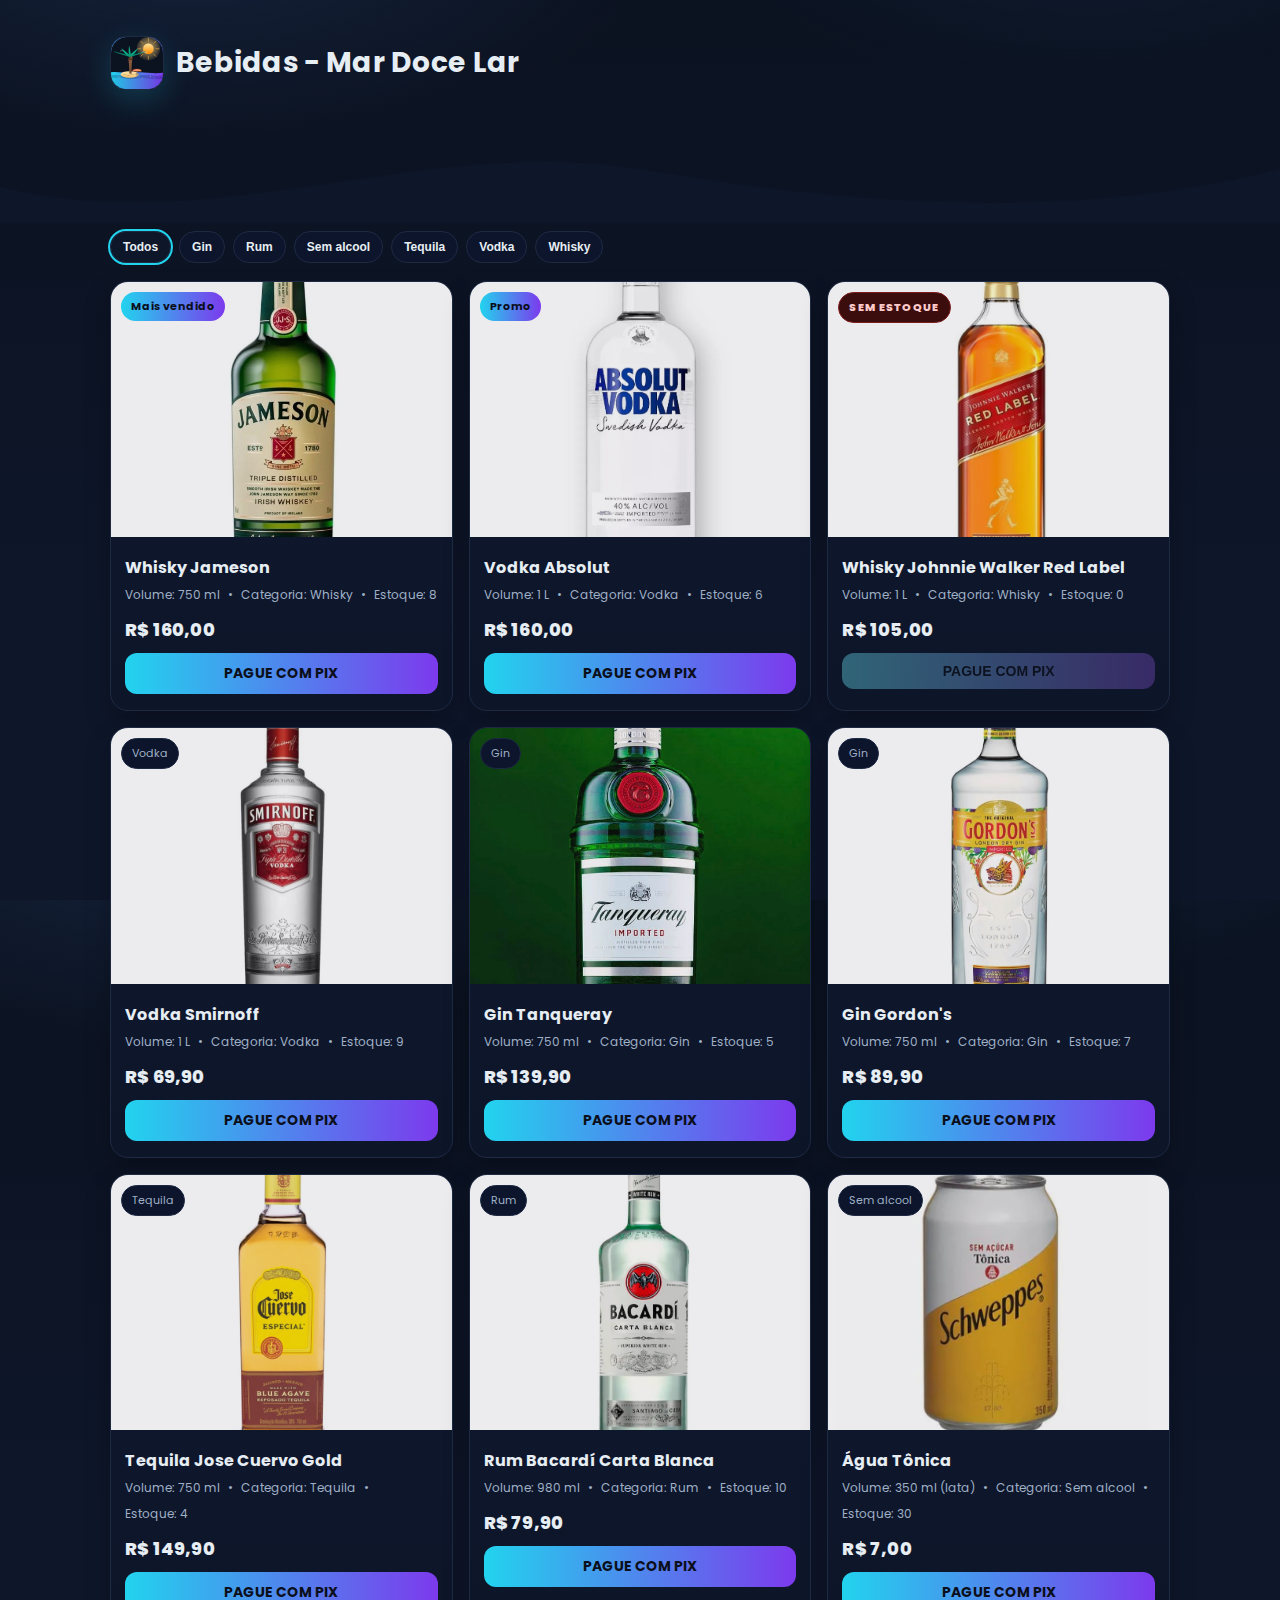
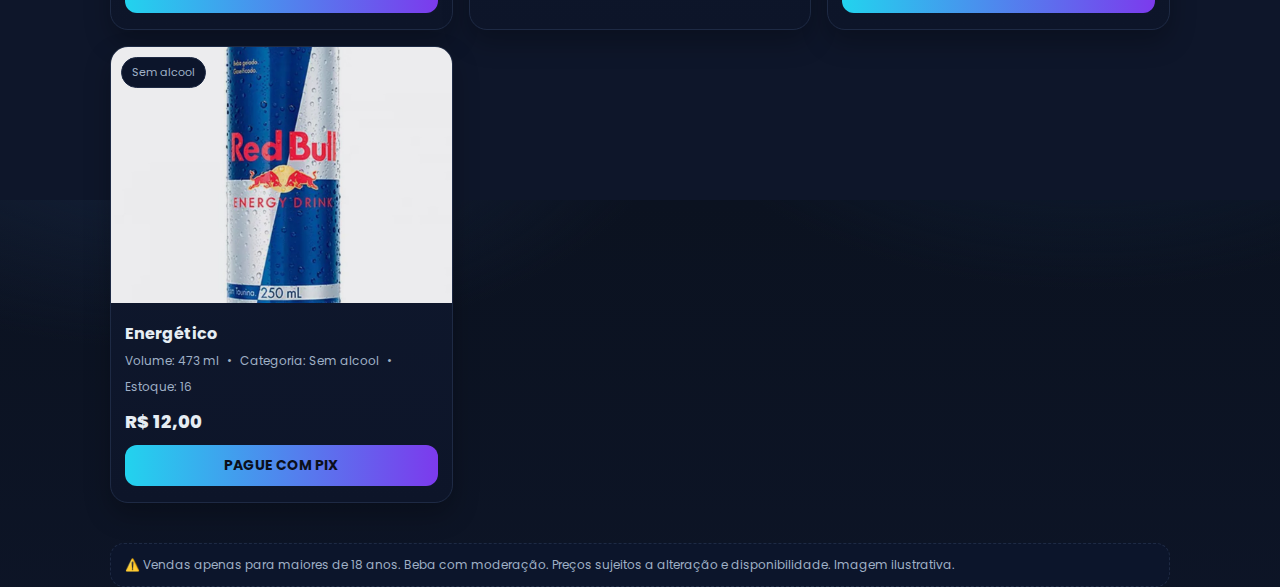
<file: index.html>
<!DOCTYPE html>
<html lang="pt-BR">
<head>
  <meta charset="UTF-8" />
  <meta name="viewport" content="width=device-width, initial-scale=1" />
  <title>Menu - Mar Doce Lar</title>
  <meta name="description" content="Cardápio digital de bebidas com pagamento por PIX via QR Code." />
  <link rel="preconnect" href="https://fonts.gstatic.com" crossorigin>
  <link href="https://fonts.googleapis.com/css2?family=Poppins:wght@400;600;800&display=swap" rel="stylesheet">
  <style>
    :root{
      --bg:#0b1220; --bg2:#0e162a;
      --card:#10192f; --card2:#0d1529;
      --border:#1e2a44; --text:#e6edf3; --muted:#9fb0c6;
      --accent:#22d3ee; --accent2:#7c3aed;
    }
    *{box-sizing:border-box}
    html,body{height:100%}
    body{
      margin:0;font-family:Poppins,system-ui,-apple-system,Segoe UI,Roboto,Ubuntu,'Helvetica Neue',Arial,'Noto Sans',sans-serif;color:var(--text);
      background:
        radial-gradient(1200px 600px at 15% -10%, #16243e 0%, transparent 40%),
        radial-gradient(1000px 600px at 85% -20%, #102139 0%, transparent 45%),
        linear-gradient(180deg, var(--bg) 0%, var(--bg2) 70%);
    }
    header{position:relative}
    .hero-wrap{max-width:1100px;margin:auto;padding:36px 20px 8px}
    .brand{display:flex; align-items:center; gap:12px; text-decoration:none; color:inherit;}
    .logo{width:54px; height:54px; border-radius:16px; background:conic-gradient(from 180deg,var(--accent),var(--accent2)); box-shadow:0 10px 30px #22d3ee30; display:inline-block; overflow:hidden; border:1px solid var(--border);}
    .logo img{ width:100%; height:100%; display:block; object-fit:contain; border-radius:inherit; background:#0b1220; }
    @media (max-width:480px){ h1{ font-size:22px; } }
    h1{margin:0;font-size:28px;letter-spacing:.3px}
    .wave{position:relative;margin-top:18px}
    .wave svg{display:block;width:100%;height:auto}
    main{max-width:1100px;margin:18px auto 0;padding:0 20px}
    .grid{display:grid;gap:16px;grid-template-columns:1fr}
    /* chips */
    .controls{max-width:1100px;margin:8px auto 0;padding:0 20px}
    .chips{display:flex;gap:8px;flex-wrap:wrap}
    .chip{padding:8px 12px;border-radius:999px;border:1px solid var(--border);background:#0c152b;color:var(--text);font-weight:700;cursor:pointer;font-size:12px}
    .chip.active{outline:2px solid var(--accent);background:#0e162a}
    @media(min-width:560px){.grid{grid-template-columns:repeat(2,1fr)}}
    @media(min-width:900px){.grid{grid-template-columns:repeat(3,1fr)}}
    .card{ position:relative;background:linear-gradient(180deg,var(--card),var(--card2)); border:1px solid var(--border);border-radius:18px;overflow:hidden;box-shadow:0 12px 26px #00000040 }
    .hero-img{ position:relative;background:#0f1830; aspect-ratio: 4 / 3; }
    .hero-img img{ width:100%;height:100%;object-fit:cover;opacity:.92;display:block }
    .badge{position:absolute;top:10px;left:10px;padding:6px 10px;border-radius:999px;background:#0c152b;border:1px solid var(--border);font-size:11px;color:var(--muted)}
    .badge.promo{background:linear-gradient(90deg,var(--accent),var(--accent2));color:#0b0f1b;border:0;font-weight:700}
    .badge.out{ background:#3b0d0d;border-color:#7f1d1d;color:#fecaca;font-weight:800; text-transform:uppercase;letter-spacing:.3px; }
    .content{padding:14px 14px 16px}
    .title{margin:4px 0 6px;font-size:16px}
    .meta{display:flex;gap:8px;align-items:center;color:var(--muted);font-size:12px;flex-wrap:wrap}
    .price{margin:12px 0 10px;font-size:18px;font-weight:800;letter-spacing:.2px}
    .btns{display:flex;gap:10px}
    .btn{ flex:1;display:inline-flex;align-items:center;justify-content:center;gap:8px; padding:10px 12px;border-radius:12px;font-weight:700;font-size:14px; cursor:pointer;text-decoration:none;border:1px solid var(--border); background:#0c152b;color:var(--text)}
    .btn.primary{background:linear-gradient(90deg,var(--accent),var(--accent2));border:none;color:#0b0f1b}
    .btn:hover{transform:translateY(-1px)}
    .btn.disabled{opacity:.45;cursor:not-allowed;pointer-events:none;filter:saturate(.6)}
    footer{max-width:1100px;margin:40px auto 80px;padding:0 20px;color:var(--muted);font-size:12px}
    .notice{border:1px dashed var(--border);padding:12px 14px;border-radius:14px;background:#0c152b}
    .modal{position:fixed;inset:0;display:none;align-items:center;justify-content:center;background:#0007;z-index:50}
    .modal-card{width:min(560px,92vw);background:#0c152b;border:1px solid var(--border);border-radius:16px;padding:18px;box-shadow:0 10px 30px #00000066}
    .modal h3{margin:0 0 12px}
    .field{width:100%;margin-top:6px;background:#0b1220;border:1px solid var(--border);border-radius:10px;color:var(--text);padding:10px}
    .qr-img{ width:min(360px, 100%); aspect-ratio: 1 / 1; height:auto; border-radius:12px;border:1px solid var(--border);background:#0b1220;object-fit:contain;display:block }
    .inline-ok{ opacity:0; transform: translateY(2px); transition: opacity .18s ease, transform .18s ease; font-size:12px; color: var(--muted); }
    .inline-ok.show{ opacity:1; transform: translateY(0); }
    .btns-pix{ display:flex; gap:10px; align-items:flex-start; } .btns-pix .btn{ flex:0 0 auto; }
    .copy-wrap{ display:flex; flex-direction:column; gap:6px; align-items:flex-start; } .btn-copy{ padding:12px 18px; font-size:15px; font-weight:800; }
    .btn-close{ padding:10px 12px; font-size:14px; }
  </style>
</head>
<body>
  <header>
    <div class="hero-wrap">
      <div class="topbar">
        <a class="brand" href="./" aria-label="Início">
          <span class="logo"><img src="img/logo-praia.svg" alt="Mar Doce Lar" onerror="this.style.display='none'"></span>
          <h1>Bebidas - Mar Doce Lar</h1>
        </a>
      </div>
    </div>
    <div class="wave" aria-hidden="true">
      <svg viewBox="0 0 1440 120" preserveAspectRatio="none"><path d="M0,80 C240,140 480,20 720,60 C960,100 1200,120 1440,60 L1440,120 L0,120 Z" fill="#0e162a"></path></svg>
    </div>
  </header>

  <section class="controls" aria-label="Categorias">
    <div class="chips" id="catChips"></div>
  </section>

  <!-- Modal QR PIX -->
  <div id="pixQrModal" class="modal">
    <div class="modal-card">
      <h3 id="pixTitle">Pagar com PIX</h3>
      <div style="display:flex;gap:16px;flex-wrap:wrap;align-items:flex-start">
        <img id="pixQrImg" class="qr-img" alt="QR Code PIX"/>
        <div style="flex:1;min-width:220px">
          <div style="font-size:12px;color:var(--muted);margin-bottom:6px">Copia e Cola</div>
          <textarea id="pixCopiaCola" readonly class="field" style="min-height:120px"></textarea>
          <div class="btns-pix" style="margin-top:10px">
            <div class="copy-wrap">
              <button id="btnCopy" class="btn btn-copy">Copiar</button>
              <span id="copyMsg" class="inline-ok" role="status" aria-live="polite" aria-atomic="true" aria-hidden="true">Copiado!</span>
            </div>
            <button id="closeQr" class="btn btn-close" style="margin-left:auto">Fechar</button>
          </div>
        </div>
      </div>
    </div>
  </div>

  <main>
    <div id="grid" class="grid"></div>
  </main>

  <footer>
    <div class="notice">⚠️ Vendas apenas para maiores de 18 anos. Beba com moderação. Preços sujeitos a alteração e disponibilidade. Imagem ilustrativa.</div>
  </footer>

  <script>
    // ================== CONFIG PIX ==================
    const PIX_KEY = 'edab0cd5-ecd4-4050-87f7-fbaf98899713';
    const RECEIVER_NAME = 'CASA DE PRAIA';
    const RECEIVER_CITY = 'BRASIL';

    // ================== OVERLAY STORAGE ==================
    const DEMO_KEY = 'mdl-overlay-v1';
    const DELETED_KEY = 'mdl-deleted-v1';

    function loadOverlay(){ const arr = JSON.parse(localStorage.getItem(DEMO_KEY) || '[]'); const del = JSON.parse(localStorage.getItem(DELETED_KEY) || '[]'); return { arr, del }; }
    function saveOverlay(arr, del){ localStorage.setItem(DEMO_KEY, JSON.stringify(arr)); localStorage.setItem(DELETED_KEY, JSON.stringify(del)); }

    // ================== DATA LOAD (JSON + overlay) ==================
    async function fetchBase(){
      const res = await fetch('data/produtos.json', { cache: 'no-store' });
      if (!res.ok) throw new Error('Falha ao carregar data/produtos.json');
      return await res.json();
    }
    async function getProdutos(){
      const base = await fetchBase();
      const { arr, del } = loadOverlay();
      const map = new Map(base.map(p => [p.id, p]));
      del.forEach(id => map.delete(id));
      arr.forEach(p => map.set(p.id, p));
      return Array.from(map.values());
    }

    // ================== CATEGORY FILTER ==================
    let STATE = { cat: 'all' };
    const catChips = document.createElement('div');

    function buildChips(items){
      const cont = document.getElementById('catChips');
      if (!cont) return;
      const cats = Array.from(new Set(items.map(p => p.categoria).filter(Boolean))).sort((a,b)=>a.localeCompare(b,'pt-BR'));
      const all = ['Todos', ...cats];
      cont.innerHTML = all.map((c,i)=>`<button class="chip ${i===0?'active':''}" data-cat="${i===0?'all':c}">${c}</button>`).join('');
      cont.querySelectorAll('.chip').forEach(btn=>{
        btn.addEventListener('click', ()=>{
          cont.querySelectorAll('.chip').forEach(b=>b.classList.remove('active'));
          btn.classList.add('active');
          STATE.cat = btn.dataset.cat;
          // re-render with filter
          (async ()=>{ const items = await getProdutos(); render(applyFilters(items)); })();
        });
      });
    }

    function applyFilters(list){
      if (!list) return [];
      return list.filter(p => STATE.cat==='all' || STATE.cat==='Todos' || (p.categoria===STATE.cat));
    }

    // ================== RENDER ==================
    const grid = document.getElementById('grid');
    function currency(v){ return Number(v||0).toLocaleString('pt-BR', { style:'currency', currency:'BRL' }) }

    function cardHTML(p){
      const semEstoque = Number(p.estoque) === 0;
      let badgeHtml = '';
      if (semEstoque)      badgeHtml = `<span class="badge out">Sem estoque</span>`;
      else if (p.promo || p.destaque) badgeHtml = `<span class="badge promo">${p.destaque || 'Promo'}</span>`;
      else                   badgeHtml = `<span class="badge">${p.categoria}</span>`;

      const btnPix = semEstoque
        ? `<button class="btn primary disabled" aria-disabled="true" title="Sem estoque">PAGUE COM PIX</button>`
        : `<a class="btn primary" href="#" onclick="abrirPix('${encodeURIComponent(p.id)}','${encodeURIComponent(p.nome)}','${encodeURIComponent(p.volume||'')}', ${p.preco})">PAGUE COM PIX</a>`;

      const imgSrc = (p.imagem || 'img/placeholder.jpg');

      return `
        <article class="card" data-id="${p.id}" data-nome="${p.nome.replace(/"/g,'&quot;')}" data-volume="${(p.volume||'').replace(/"/g,'&quot;')}" data-preco="${p.preco}">
          <div class="hero-img">
            <img src="${imgSrc}" alt="${p.nome} ${p.volume||''}" loading="lazy" onerror="this.onerror=null;this.src='img/placeholder.jpg'"/>
            ${badgeHtml}
          </div>
          <div class="content">
            <h2 class="title">${p.nome}</h2>
            <div class="meta">
              ${p.volume?`<span>Volume: ${p.volume}</span><span>•</span>`:''}<span>Categoria: ${p.categoria}</span>
              ${typeof p.estoque === 'number' ? `<span>•</span><span>Estoque: ${p.estoque}</span>` : '' }
            </div>
            <div class="price">${currency(p.preco)}</div>
            <div class="btns">
              ${btnPix}
            </div>
          </div>
        </article>`;
    }
    function render(list){ grid.innerHTML = list.map(cardHTML).join('') }

    // ================== PIX ==================
    const qrModal=document.getElementById('pixQrModal'), qrImg=document.getElementById('pixQrImg'), copiaCola=document.getElementById('pixCopiaCola'), pixTitle=document.getElementById('pixTitle'), btnCopy=document.getElementById('btnCopy'), closeQr=document.getElementById('closeQr'), copyMsg=document.getElementById('copyMsg');

    function abrirPix(idEnc, nomeEnc, volumeEnc, preco){
      const nome = decodeURIComponent(nomeEnc);
      const volume = decodeURIComponent(volumeEnc);
      const id = decodeURIComponent(idEnc);
      const txid = (id.slice(0,20) + Date.now().toString().slice(-5)).slice(0,25);
      const descr = (nome + (volume?(' '+volume):'')).slice(0,50);
      const payload = montarPix(PIX_KEY, RECEIVER_NAME, RECEIVER_CITY, preco, txid, descr);
      mostrarQrPix(`${nome} — ${currency(preco)}`, payload);
    }

    function mostrarQrPix(titulo, payload){
      pixTitle.textContent = titulo; copiaCola.value = payload;
      qrImg.src = `https://api.qrserver.com/v1/create-qr-code/?size=480x480&data=${encodeURIComponent(payload)}`;
      if (copyMsg){ copyMsg.classList.remove('show'); copyMsg.setAttribute('aria-hidden','true'); copyMsg.textContent = 'Copiado!'; }
      btnCopy.textContent = 'Copiar'; qrModal.style.display='flex';
    }
    closeQr.addEventListener('click', ()=> qrModal.style.display='none');
    btnCopy.addEventListener('click', async () => {
      const txt = copiaCola.value; const original = btnCopy.textContent;
      try {
        if (navigator.clipboard?.writeText) await navigator.clipboard.writeText(txt);
        else { copiaCola.select(); document.execCommand('copy'); window.getSelection().removeAllRanges(); }
        btnCopy.textContent = 'Copiado ✓'; copyMsg.textContent = 'PIX copiado'; copyMsg.classList.add('show'); copyMsg.setAttribute('aria-hidden','false');
        if ('vibrate' in navigator) navigator.vibrate(15);
        setTimeout(() => { btnCopy.textContent = original; copyMsg.classList.remove('show'); copyMsg.setAttribute('aria-hidden','true'); }, 1500);
      } catch (e) {
        copyMsg.textContent = 'Não foi possível copiar'; copyMsg.classList.add('show'); copyMsg.setAttribute('aria-hidden','false');
        setTimeout(() => { copyMsg.classList.remove('show'); copyMsg.setAttribute('aria-hidden','true'); copyMsg.textContent = 'Copiado!'; }, 2000);
      }
    });

    // Helpers Pix
    function toAscii(s){ return (s||'').normalize('NFD').replace(/[\u0300-\u036f]/g,'').toUpperCase().replace(/[^A-Z0-9 \-\.]/g,''); }
    function byteLen(s){ return new TextEncoder().encode(s).length }
    function cutBytes(s,max){ let t=toAscii(s); while(byteLen(t)>max){ t=t.slice(0,-1) } return t }
    function montarPix(chave, nome, cidade, valor, txid, descricao){
      const NOME = cutBytes(nome||'HOSPEDE',25); const CIDADE = cutBytes(cidade||'BRASIL',15); const TXID = toAscii((txid||'CARDAPIO')).slice(0,25); const DESC = descricao ? toAscii(descricao).slice(0,50) : '';
      const KEY = (chave||'').trim(); function tlv(id,value){ const len = byteLen(value).toString().padStart(2,'0'); return id + len + value }
      const gui = tlv('26', tlv('00','br.gov.bcb.pix') + tlv('01', KEY) + (DESC ? tlv('02', DESC) : ''));
      const payloadSemCRC = tlv('00','01') + tlv('01','11') + gui + tlv('52','0000') + tlv('53','986') + (valor ? tlv('54', Number(valor).toFixed(2)) : '') + tlv('58','BR') + tlv('59', NOME) + tlv('60', CIDADE) + tlv('62', tlv('05', TXID)) + '6304';
      const crc = crc16(payloadSemCRC).toUpperCase(); return payloadSemCRC + crc;
    }
    function crc16(str){ let crc=0xFFFF; for(let i=0;i<str.length;i++){ crc ^= str.charCodeAt(i)<<8; for(let j=0;j<8;j++){ if(crc & 0x8000){ crc=(crc<<1)^0x1021 } else { crc=(crc<<1) } crc &= 0xFFFF } } return crc.toString(16).padStart(4,'0') }

    // Boot
    (async ()=>{ const items = await getProdutos(); buildChips(items); render(applyFilters(items)); })();
  </script>
</body>
</html>
</file>
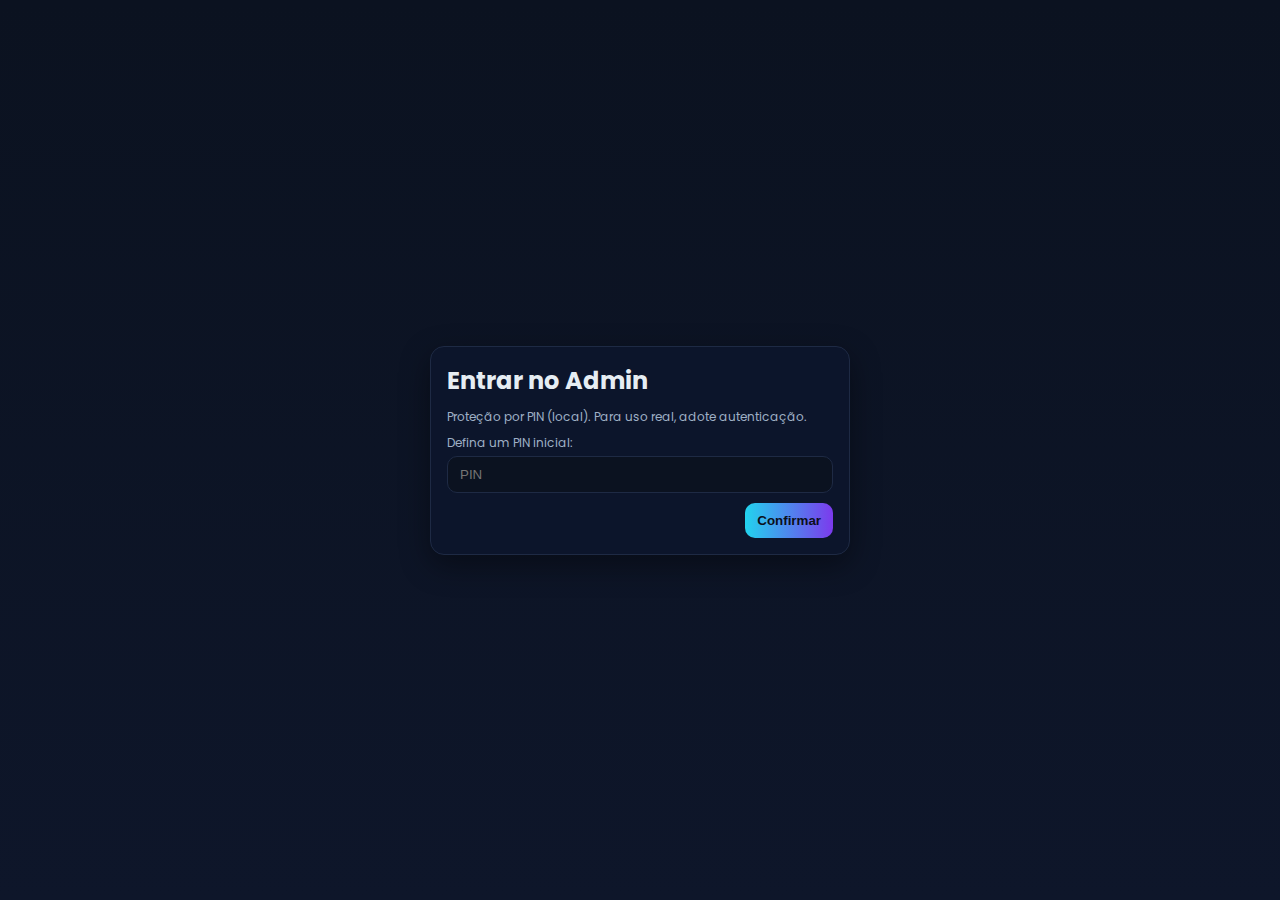
<file: admin.html>
<!DOCTYPE html>
<html lang="pt-BR">
<head>
  <meta charset="utf-8"/>
  <meta name="viewport" content="width=device-width, initial-scale=1"/>
  <title>Admin – Mar Doce Lar (Demo)</title>
  <link href="https://fonts.googleapis.com/css2?family=Poppins:wght@400;600;800&display=swap" rel="stylesheet">
  <link rel="stylesheet" href="admin.css"/>
</head>
<body>
  <div id="lock" class="lock" style="display:none">
    <div class="box">
      <h2>Entrar no Admin</h2>
      <div class="small">Proteção por PIN (local). Para uso real, adote autenticação.</div>
      <div id="lockFirst" class="small" style="margin:8px 0 4px;display:none">Defina um PIN inicial:</div>
      <input id="pinInput" type="password" placeholder="PIN" style="width:100%">
      <div class="flex" style="justify-content:flex-end;margin-top:10px">
        <button id="pinConfirm" class="primary">Confirmar</button>
      </div>
    </div>
  </div>

  <div class="container" style="display:none" id="app">
    <div class="top">
      <h1>Admin de Estoque – Mar Doce Lar <span class="small">overlay LocalStorage</span></h1>
      <div class="toolbar">
        <button id="btnExport" class="primary">Exportar JSON (merge)</button>
        <button id="btnImport">Importar JSON → overlay</button>
        <button id="btnExportHist">Exportar histórico (CSV)</button>
        <button id="btnReport" class="primary">Relatório por categoria</button>
        <button id="btnReset" class="warn">Resetar overlay</button>
        <button id="btnChangePin">Definir novo PIN</button>
        <button id="btnLock">Bloquear</button>
      </div>
    </div>

    <div class="card controls">
      <input type="search" id="q" placeholder="Buscar por nome...">
      <input type="text" id="cat" placeholder="Categoria (ex.: Whisky, Vodka, Gin)" style="flex:1">
      <select id="sort">
        <option value="name-asc">Nome A→Z</option>
        <option value="name-desc">Nome Z→A</option>
        <option value="stock-asc">Estoque ↑</option>
        <option value="stock-desc">Estoque ↓</option>
        <option value="margin-desc">Maior margem %</option>
        <option value="margin-asc">Menor margem %</option>
      </select>
      <div class="right" style="flex:1">
        <button id="btnAdd" class="primary">Adicionar item</button>
      </div>
    </div>

    <div class="grid">
      <section class="card">
        <table class="table" aria-label="Tabela de estoque">
          <thead>
            <tr>
              <th>Produto</th>
              <th>Categoria</th>
              <th>Volume</th>
              <th class="num">Preço</th>
              <th class="num">Custo</th>
              <th class="num">Margem</th>
              <th class="num">Estoque</th>
              <th>Ações</th>
            </tr>
          </thead>
          <tbody id="tbody"></tbody>
        </table>
        <div class="small" id="status">–</div>
      </section>

      <aside class="card">
        <h3 style="margin:0 0 8px">Editor</h3>
        <div id="editor">
          <label>Nome<br><input id="f_nome" placeholder="Ex.: Whisky Jameson"/></label><br><br>
          <label>Categoria<br><input id="f_categoria" placeholder="Ex.: Whisky"/></label><br><br>
          <label>Volume<br><input id="f_volume" placeholder="Ex.: 750 ml"/></label><br><br>
          <div>
            <div class="small">Imagem (arraste & solte ou clique)</div>
            <div id="drop" class="drop">Solte a imagem aqui ou clique</div>
            <img id="preview" class="preview" alt="Preview" style="display:none;margin-top:8px"/>
            <input id="f_imagem" placeholder="img/whisky-01.jpg" style="width:100%;margin-top:8px" />
          </div><br>
          <label>Estoque<br><input id="f_estoque" type="number" step="1" class="inline"/></label><br><br>
          <div class="small">Promoção</div>
          <div class="flex">
            <label><input type="checkbox" id="f_promo"/> Em promoção</label>
            <input id="f_destaque" placeholder="Texto do badge (ex.: Oferta do dia)"/>
          </div><br>

          <label><input type="checkbox" id="f_usar_tamanhos"/> Usar tamanhos (ex.: dose/garrafa)</label>
          <div id="sizesWrap" style="display:none;">
            <div class="small">Tamanhos e custos:</div>
            <div class="flex">
              <label>T1 R$ <input id="f_p_t1" type="number" step="0.01" class="inline" placeholder="Preço"/></label>
              <label>Custo R$ <input id="f_c_t1" type="number" step="0.01" class="inline" placeholder="Custo"/></label>
              <input id="f_l_t1" placeholder="Rótulo (ex.: Dose)"/>
            </div>
            <div class="flex">
              <label>T2 R$ <input id="f_p_t2" type="number" step="0.01" class="inline"/></label>
              <label>Custo R$ <input id="f_c_t2" type="number" step="0.01" class="inline"/></label>
              <input id="f_l_t2" placeholder="Rótulo (ex.: Meia)"/>
            </div>
            <div class="flex">
              <label>T3 R$ <input id="f_p_t3" type="number" step="0.01" class="inline"/></label>
              <label>Custo R$ <input id="f_c_t3" type="number" step="0.01" class="inline"/></label>
              <input id="f_l_t3" placeholder="Rótulo (ex.: Garrafa)"/>
            </div>
          </div>

          <div id="priceWrap">
            <div class="small">Preço e custo (fixo):</div>
            <div class="flex">
              <label>Preço R$ <input id="f_preco" type="number" step="0.01" class="inline"/></label>
              <label>Custo R$ <input id="f_custo" type="number" step="0.01" class="inline"/></label>
            </div>
          </div>

          <hr/>
          <div class="right">
            <button id="btnSave" class="primary">Salvar</button>
            <button id="btnClear">Limpar</button>
          </div>
        </div>
        <hr/>
        <div class="small">Este admin altera apenas o <strong>overlay</strong> (LocalStorage). Use “Exportar JSON” para consolidar no repositório.</div>
      </aside>
    </div>

    <footer>Leitura de <span class="kbd">data/produtos.json</span> + overlay em <span class="kbd">localStorage</span>.</footer>
  </div>

  <!-- Modal: Histórico -->
  <div id="histModal" class="modal" role="dialog" aria-modal="true" aria-labelledby="histTitle">
    <div class="modal-card">
      <h3 id="histTitle">Histórico</h3>
      <div class="small" id="histSub">Movimentações</div>
      <table class="table-compact" id="histTable">
        <thead><tr><th>Data/Hora</th><th>Ação</th><th>Δ</th><th>De→Para</th><th>Nota</th></tr></thead>
        <tbody></tbody>
      </table>
      <div class="right" style="margin-top:10px">
        <button id="btnHistExport">Exportar CSV</button>
        <button id="btnHistClear" class="warn">Limpar histórico</button>
        <button id="btnHistClose" class="primary">Fechar</button>
      </div>
    </div>
  </div>

    <!-- Modal: Relatório -->
  <div id="reportModal" class="modal" role="dialog" aria-modal="true" aria-labelledby="repTitle">
    <div class="modal-card">
      <h3 id="repTitle">Relatório por categoria</h3>
      <div class="small" id="repSub">Projetado a partir de estoque × preço/custo</div>
      <table class="table-compact" id="repTable">
        <thead><tr><th>Categoria</th><th>Itens</th><th>Estoque</th><th>Receita</th><th>Custo</th><th>Margem</th><th>Margem %</th></tr></thead>
        <tbody></tbody>
      </table>
      <div class="right" style="margin-top:10px">
        <button id="btnRepExport">Exportar CSV</button>
        <button id="btnRepClose" class="primary">Fechar</button>
      </div>
    </div>
  </div>
  <script src="admin.js?v=2025-09-03-1"></script>
</body>
</html>
</file>
<file: admin.css>
:root{
  --bg:#0b1220; --panel:#0c152b; --card:#10192f; --text:#e6edf3; --muted:#9fb0c6;
  --border:#1e2a44; --accent:#22d3ee; --accent2:#7c3aed; --warn:#ffb703; --ok:#2a9d8f;
}
*{box-sizing:border-box}
html,body{height:100%}
body{margin:0;font-family:Poppins,system-ui,-apple-system,Segoe UI,Roboto,Ubuntu,Arial,sans-serif;
     color:var(--text);background:linear-gradient(180deg,#0b1220,#0e162a)}
.container{max-width:1200px;margin:24px auto;padding:0 20px}
h1{margin:0;font-size:26px}
.top{display:flex;gap:10px;align-items:center;justify-content:space-between;margin-bottom:12px;flex-wrap:wrap}
.toolbar{display:flex;gap:8px;flex-wrap:wrap}
button,input,select,textarea{background:#0b1220;color:var(--text);border:1px solid var(--border);border-radius:10px;padding:10px 12px}
button{cursor:pointer}
button.primary{background:linear-gradient(90deg,var(--accent),var(--accent2));border:none;color:#0b0f1b;font-weight:800}
button.warn{background:#2a1a05;border-color:#a86b00}
.card{background:var(--panel);border:1px solid var(--border);border-radius:14px;padding:12px;box-shadow:0 10px 24px #0008}
.grid{display:grid;grid-template-columns:1fr;gap:12px}
@media(min-width:1000px){.grid{grid-template-columns:1fr 380px}}
.table{width:100%;border-collapse:separate;border-spacing:0 8px}
.table th,.table td{padding:10px 12px;text-align:left;vertical-align:middle}
.table thead th{font-size:12px;color:var(--muted);font-weight:600}
.row{background:var(--card);border:1px solid var(--border);border-radius:12px}
.row td:first-child{border-top-left-radius:12px;border-bottom-left-radius:12px}
.row td:last-child{border-top-right-radius:12px;border-bottom-right-radius:12px}
.kbd{border:1px solid #444;border-bottom-width:3px;border-radius:6px;padding:2px 6px;font-size:12px;color:var(--muted)}
.badge{display:inline-block;padding:2px 8px;border-radius:999px;font-size:12px;border:1px solid var(--border);background:#0b1220;color:var(--muted)}
.badge.out{background:#3b0d0d;border-color:#7f1d1d;color:#fecaca;font-weight:800;text-transform:uppercase;letter-spacing:.3px}
.num{font-variant-numeric:tabular-nums}
.right{display:flex;gap:8px;justify-content:flex-end}
.small{font-size:12px;color:var(--muted)}
input.inline{width:100px}
.controls{display:flex;gap:8px;flex-wrap:wrap;margin-bottom:8px;align-items:center}
footer{margin-top:18px;color:var(--muted);font-size:12px}
hr{border:none;border-top:1px solid var(--border);margin:12px 0}
.preview{width:100%;max-height:180px;object-fit:cover;border:1px solid var(--border);border-radius:10px;background:#0b0f1b}
.drop{border:1px dashed var(--border);border-radius:12px;padding:10px;text-align:center;color:var(--muted);cursor:pointer}
.drop.drag{outline:2px solid var(--accent)}
.flex{display:flex;gap:8px;flex-wrap:wrap;align-items:center}
.modal{position:fixed;inset:0;display:none;align-items:center;justify-content:center;background:#0008;z-index:100}
.modal-card{width:min(640px,94vw);background:#0c152b;border:1px solid var(--border);border-radius:16px;padding:16px;box-shadow:0 10px 30px #00000085}
.modal h3{margin:0 0 10px}
.table-compact{width:100%;border-collapse:collapse}
.table-compact th,.table-compact td{border-bottom:1px solid #1e2a44;padding:6px 8px;text-align:left;font-size:12px}
.lock{position:fixed;inset:0;background:linear-gradient(180deg,#0b1220,#0e162a);display:flex;align-items:center;justify-content:center;z-index:999}
.lock .box{width:min(420px,92vw);background:#0c152b;border:1px solid var(--border);border-radius:14px;padding:16px;box-shadow:0 10px 30px #00000066}
.lock h2{margin:0 0 10px}
.hint{font-size:12px;color:var(--muted)}
</file>
